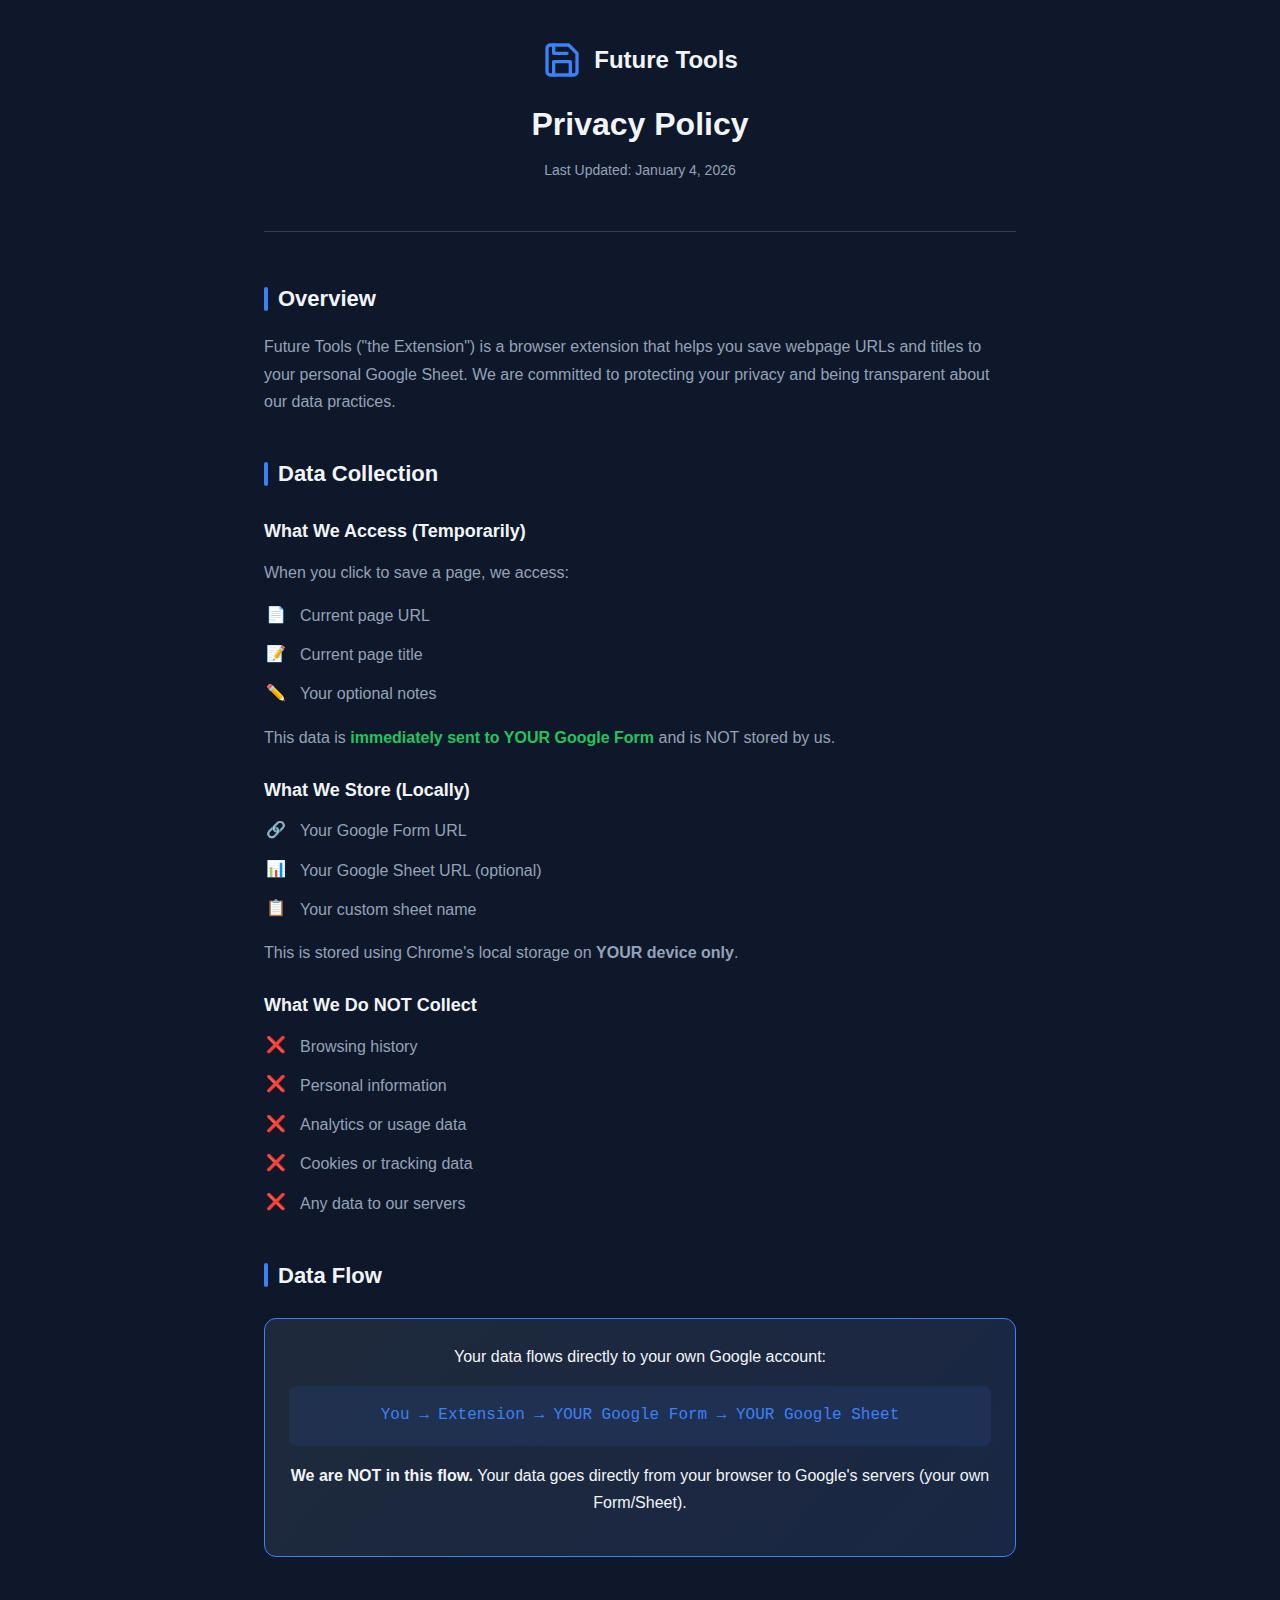
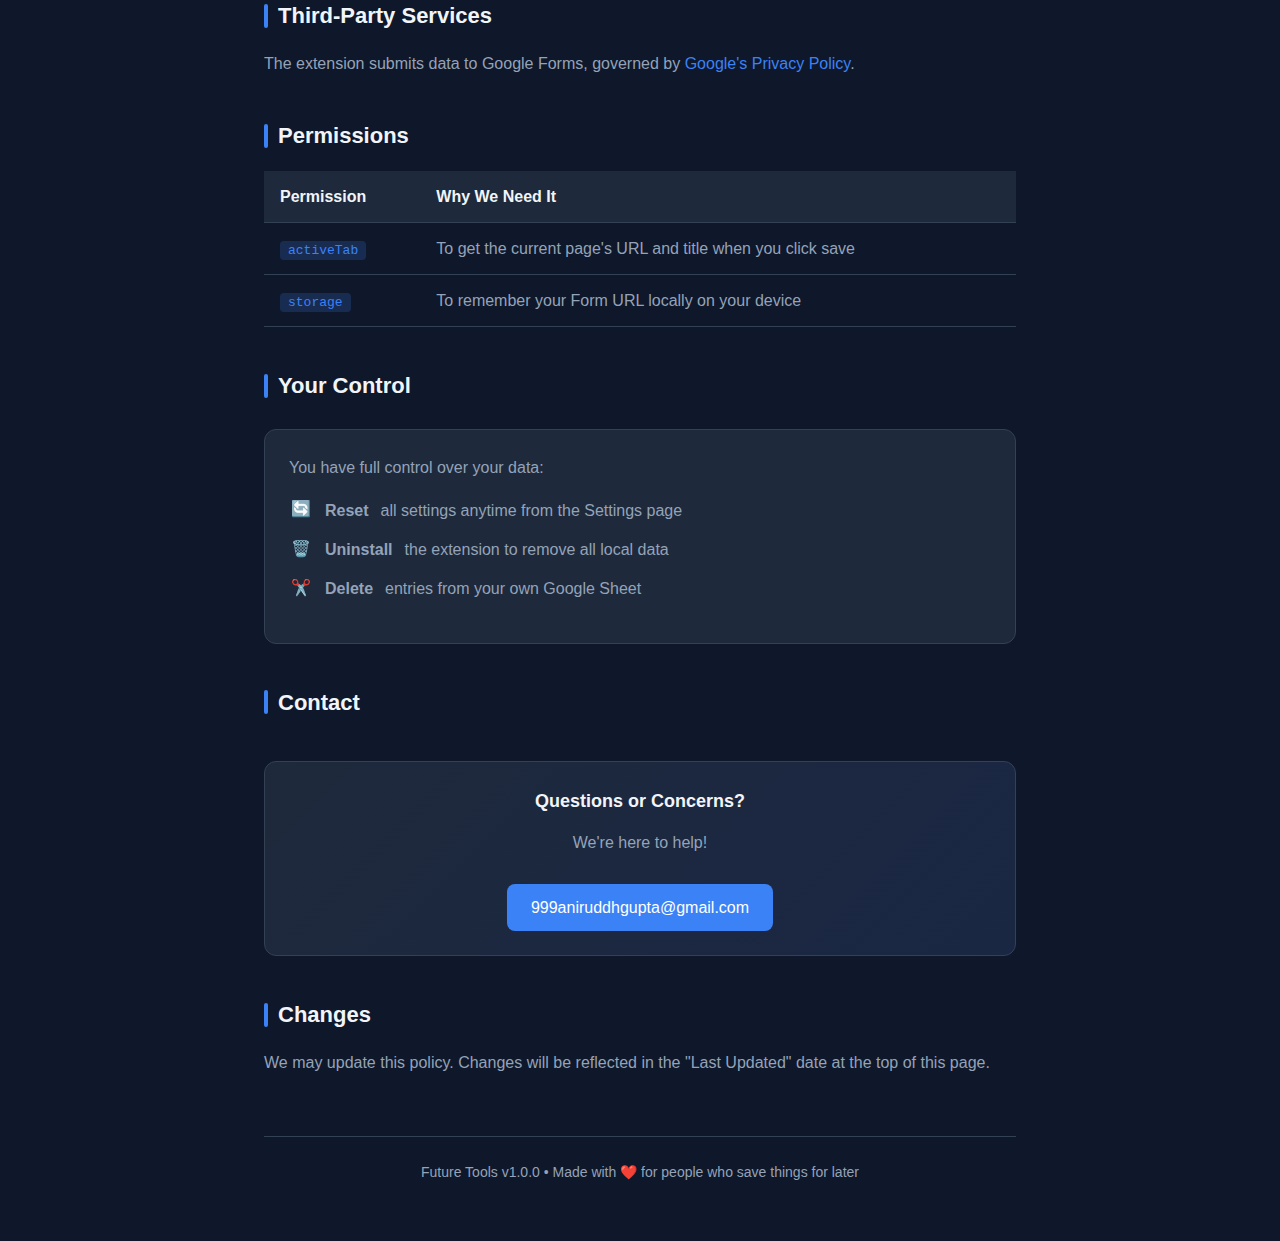
<file: docs/index.html>
<!DOCTYPE html>
<html lang="en">

<head>
    <meta charset="UTF-8">
    <meta http-equiv="refresh" content="0; url=privacy-policy.html">
    <title>Future Tools - Redirecting...</title>
</head>

<body>
    <p>Redirecting to <a href="privacy-policy.html">Privacy Policy</a>...</p>
</body>

</html>
</file>
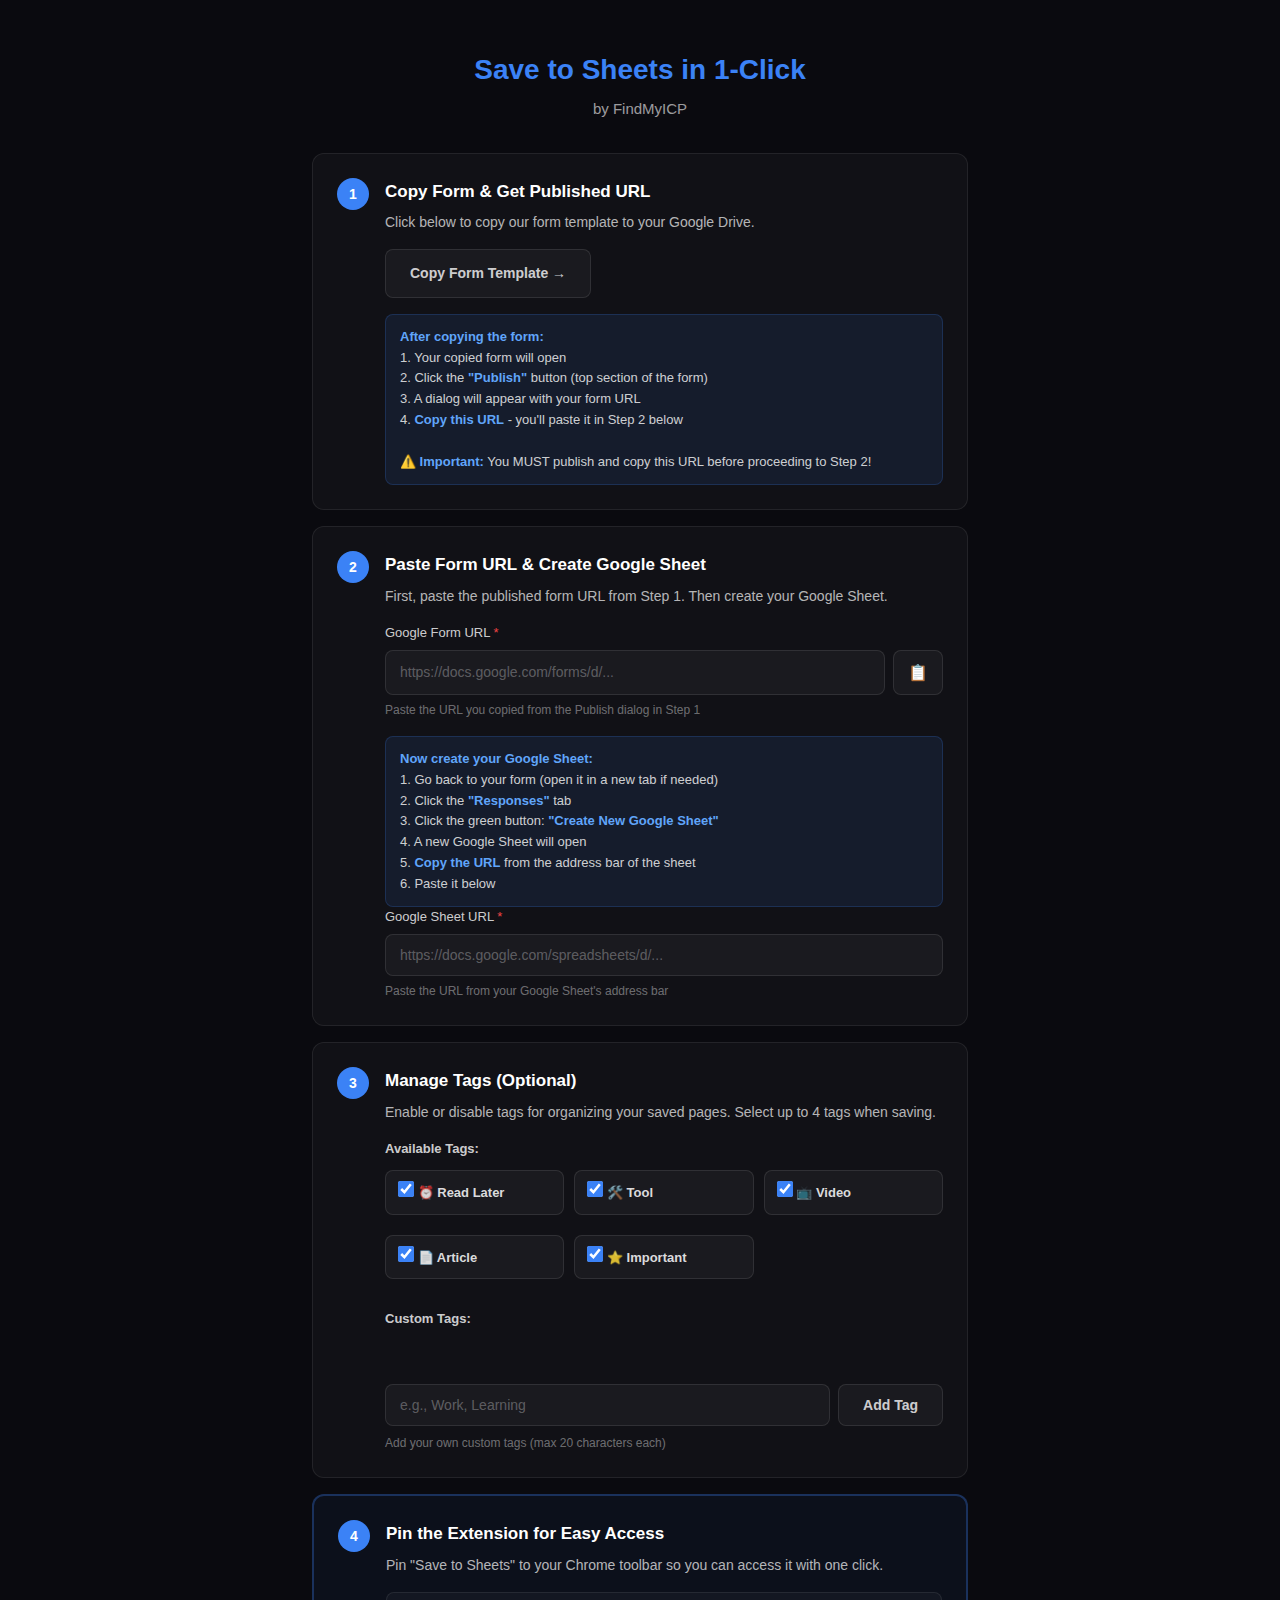
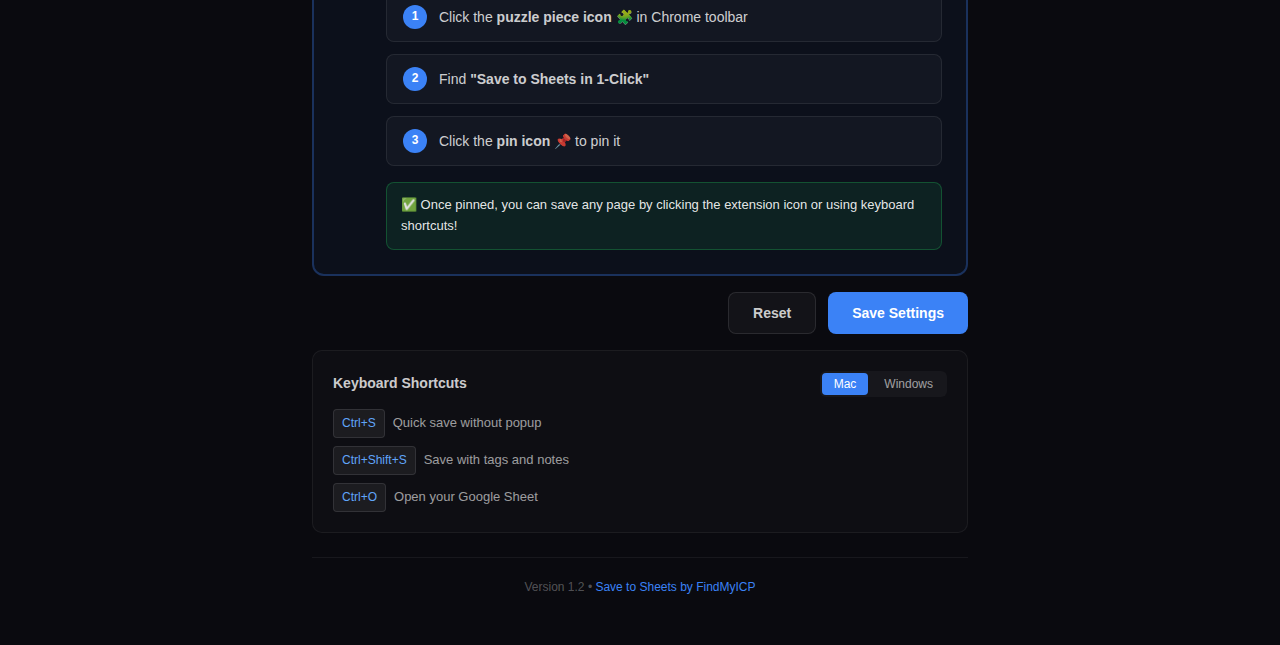
<file: options.html>
<!DOCTYPE html>
<html lang="en">

<head>
    <meta charset="UTF-8">
    <meta name="viewport" content="width=device-width, initial-scale=1.0">
    <title>Save to Sheets - Settings</title>
    <link rel="stylesheet" href="options.css">
</head>

<body>
    <div class="container">
        <!-- Header -->
        <header class="header">
            <h1>Save to Sheets in 1-Click</h1>
            <p class="subtitle">by FindMyICP</p>
        </header>


        <!-- Setup Instructions -->
        <section class="card">
            <div class="step-number">1</div>
            <div class="step-content">
                <h2>Copy Form & Get Published URL</h2>
                <p>Click below to copy our form template to your Google Drive.</p>

                <a href="https://docs.google.com/forms/d/1jO3K8LPuZq3J8C4mGUrV_sesX8_x8rwr--Ke7LDFKTQ/copy"
                    target="_blank" class="btn btn-secondary">
                    Copy Form Template →
                </a>

                <div class="note">
                    <strong>After copying the form:</strong><br>
                    1. Your copied form will open<br>
                    2. Click the <strong>"Publish"</strong> button (top section of the form)<br>
                    3. A dialog will appear with your form URL<br>
                    4. <strong>Copy this URL</strong> - you'll paste it in Step 2 below<br>
                    <br>
                    <strong>⚠️ Important:</strong> You MUST publish and copy this URL before proceeding to Step 2!
                </div>
            </div>
        </section>

        <!-- Manual Setup - Step 2 -->
        <section class="card">
            <div class="step-number">2</div>
            <div class="step-content">
                <h2>Paste Form URL & Create Google Sheet</h2>
                <p>First, paste the published form URL from Step 1. Then create your Google Sheet.</p>

                <div class="input-group">
                    <label>Google Form URL <span class="required">*</span></label>
                    <div class="input-row">
                        <input type="url" id="formUrl" placeholder="https://docs.google.com/forms/d/..." />
                        <button class="btn-paste" id="pasteBtn" title="Paste">📋</button>
                    </div>
                    <span class="hint">Paste the URL you copied from the Publish dialog in Step 1</span>
                </div>

                <div class="note">
                    <strong>Now create your Google Sheet:</strong><br>
                    1. Go back to your form (open it in a new tab if needed)<br>
                    2. Click the <strong>"Responses"</strong> tab<br>
                    3. Click the green button: <strong>"Create New Google Sheet"</strong><br>
                    4. A new Google Sheet will open<br>
                    5. <strong>Copy the URL</strong> from the address bar of the sheet<br>
                    6. Paste it below
                </div>

                <div class="input-group">
                    <label>Google Sheet URL <span class="required">*</span></label>
                    <input type="url" id="sheetUrl" placeholder="https://docs.google.com/spreadsheets/d/..." />
                    <span class="hint">Paste the URL from your Google Sheet's address bar</span>
                </div>
            </div>
        </section>

        <!-- Manage Tags Section -->
        <section class="card">
            <div class="step-number">3</div>
            <div class="step-content">
                <h2>Manage Tags (Optional)</h2>
                <p>Enable or disable tags for organizing your saved pages. Select up to 4 tags when saving.</p>

                <div class="tags-section">
                    <label><strong>Available Tags:</strong></label>
                    <div class="tags-list" id="tagsList">
                        <label class="tag-item">
                            <input type="checkbox" value="Read Later" checked>
                            <span>⏰ Read Later</span>
                        </label>
                        <label class="tag-item">
                            <input type="checkbox" value="Tool" checked>
                            <span>🛠️ Tool</span>
                        </label>
                        <label class="tag-item">
                            <input type="checkbox" value="Video" checked>
                            <span>📺 Video</span>
                        </label>
                        <label class="tag-item">
                            <input type="checkbox" value="Article" checked>
                            <span>📄 Article</span>
                        </label>
                        <label class="tag-item">
                            <input type="checkbox" value="Important" checked>
                            <span>⭐ Important</span>
                        </label>
                    </div>

                    <div class="custom-tags" id="customTagsArea">
                        <label><strong>Custom Tags:</strong></label>
                        <div id="customTagsList"></div>
                        <div class="add-tag-form">
                            <input type="text" id="newTagInput" placeholder="e.g., Work, Learning" maxlength="20">
                            <button type="button" class="btn btn-secondary" id="addTagBtn">Add Tag</button>
                        </div>
                        <span class="hint">Add your own custom tags (max 20 characters each)</span>
                    </div>
                </div>
            </div>
        </section>

        <!-- Step 4: Pin Extension -->
        <section class="card pin-step">
            <div class="step-number">4</div>
            <div class="step-content">
                <h2>Pin the Extension for Easy Access</h2>
                <p>Pin "Save to Sheets" to your Chrome toolbar so you can access it with one click.</p>

                <div class="pin-instructions">
                    <div class="pin-step-item">
                        <span class="pin-step-num">1</span>
                        <span>Click the <strong>puzzle piece icon</strong> 🧩 in Chrome toolbar</span>
                    </div>
                    <div class="pin-step-item">
                        <span class="pin-step-num">2</span>
                        <span>Find <strong>"Save to Sheets in 1-Click"</strong></span>
                    </div>
                    <div class="pin-step-item">
                        <span class="pin-step-num">3</span>
                        <span>Click the <strong>pin icon</strong> 📌 to pin it</span>
                    </div>
                </div>

                <div class="note success-note">
                    ✅ Once pinned, you can save any page by clicking the extension icon or using keyboard shortcuts!
                </div>
            </div>
        </section>

        <div class="actions">
            <button class="btn btn-secondary" id="resetBtn">Reset</button>
            <button class="btn btn-primary" id="saveBtn">Save Settings</button>
        </div>

        <!-- Status -->
        <div class="status hidden" id="statusMessage">
            <span id="statusText"></span>
        </div>

        <!-- Shortcuts Info -->
        <section class="info">
            <div style="display: flex; justify-content: space-between; align-items: center; margin-bottom: 12px;">
                <h3 style="margin: 0;">Keyboard Shortcuts</h3>
                <div class="os-toggle">
                    <button class="os-btn active" data-os="mac">Mac</button>
                    <button class="os-btn" data-os="windows">Windows</button>
                </div>
            </div>
            <div class="shortcuts">
                <div class="shortcut mac-shortcut">
                    <kbd>Ctrl+S</kbd>
                    <span>Quick save without popup</span>
                </div>
                <div class="shortcut windows-shortcut" style="display: none;">
                    <kbd>Alt+S</kbd>
                    <span>Quick save without popup</span>
                </div>
                <div class="shortcut mac-shortcut">
                    <kbd>Ctrl+Shift+S</kbd>
                    <span>Save with tags and notes</span>
                </div>
                <div class="shortcut windows-shortcut" style="display: none;">
                    <kbd>Alt+Shift+S</kbd>
                    <span>Save with tags and notes</span>
                </div>
                <div class="shortcut mac-shortcut">
                    <kbd>Ctrl+O</kbd>
                    <span>Open your Google Sheet</span>
                </div>
                <div class="shortcut windows-shortcut" style="display: none;">
                    <kbd>Alt+O</kbd>
                    <span>Open your Google Sheet</span>
                </div>
            </div>
        </section>

        <!-- Footer -->
        <footer class="footer">
            <p>Version 1.2 • <a href="https://www.findmyicp.com/sheets" target="_blank">Save to Sheets by FindMyICP</a>
            </p>
        </footer>
    </div>

    <script src="options.js"></script>
</body>

</html>
</file>
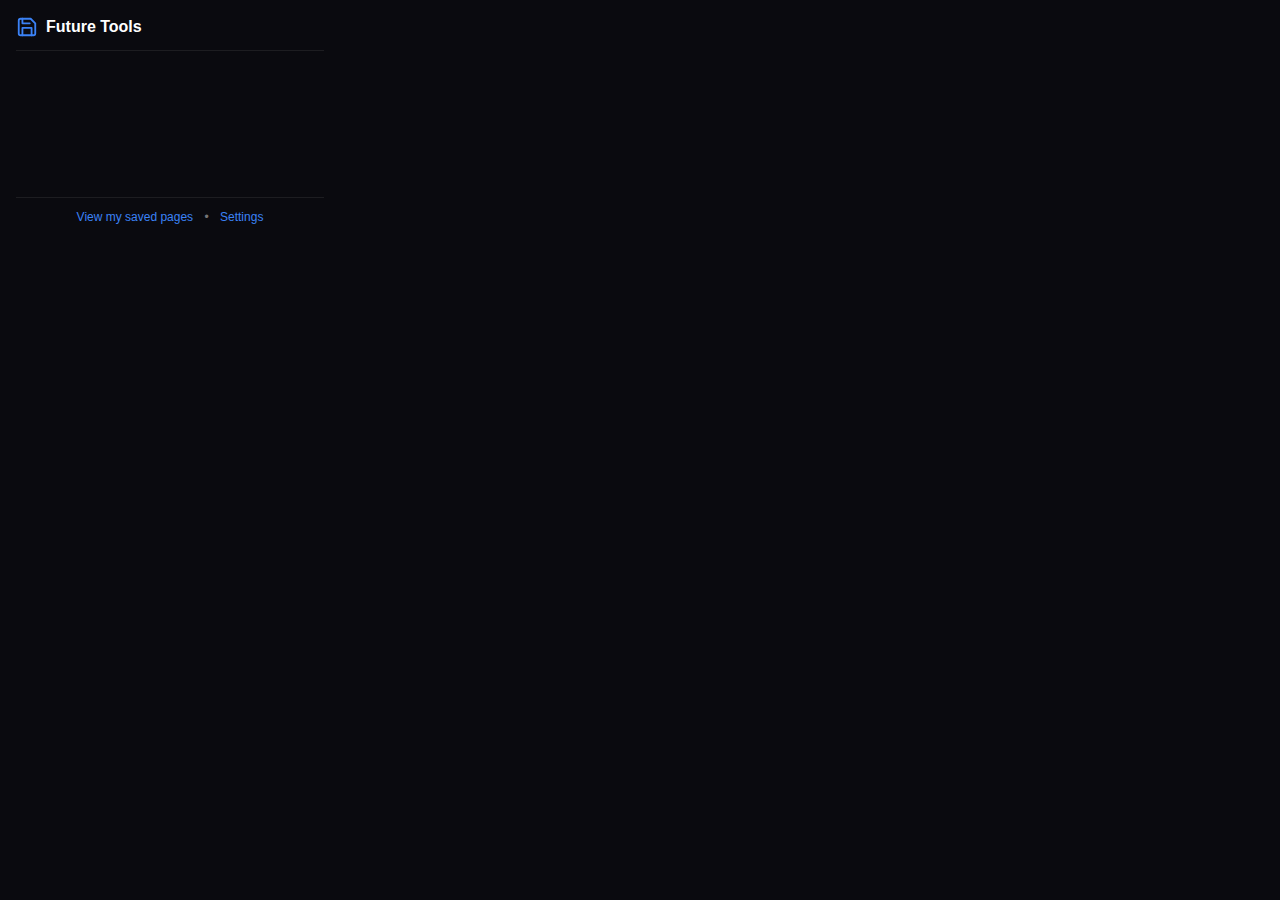
<file: popup.html>
<!DOCTYPE html>
<html lang="en">

<head>
  <meta charset="UTF-8">
  <meta name="viewport" content="width=device-width, initial-scale=1.0">
  <title>Use Later</title>
  <link rel="stylesheet" href="popup.css">
</head>

<body>
  <div class="container">
    <!-- Header -->
    <header class="header">
      <div class="logo">
        <svg width="22" height="22" viewBox="0 0 24 24" fill="none" xmlns="http://www.w3.org/2000/svg">
          <path d="M19 21H5C3.89543 21 3 20.1046 3 19V5C3 3.89543 3.89543 3 5 3H16L21 8V19C21 20.1046 20.1046 21 19 21Z"
            stroke="#3B82F6" stroke-width="2" stroke-linecap="round" stroke-linejoin="round" />
          <path d="M17 21V13H7V21" stroke="#3B82F6" stroke-width="2" stroke-linecap="round" stroke-linejoin="round" />
          <path d="M7 3V8H15" stroke="#3B82F6" stroke-width="2" stroke-linecap="round" stroke-linejoin="round" />
        </svg>
        <span class="logo-text">Future Tools</span>
      </div>
    </header>

    <!-- Setup View -->
    <div id="setupView" class="view hidden">
      <div class="setup-content">
        <div class="setup-icon">📋</div>
        <h2>Get Started</h2>
        <p>Connect your Google Sheet to save pages.</p>
        <button class="btn btn-primary" id="setupBtn">Set Up (2 min)</button>
      </div>
    </div>

    <!-- Main View -->
    <div id="mainView" class="view hidden">
      <!-- Page Info -->
      <div class="page-card">
        <div class="page-favicon" id="pageFavicon">🌐</div>
        <div class="page-info">
          <div class="page-title" id="pageTitle">Loading...</div>
          <div class="page-url" id="pageUrl">Loading...</div>
        </div>
      </div>

      <!-- Notes -->
      <div class="notes-section">
        <textarea id="notesInput" class="notes-input" placeholder="Add a note (optional)..." rows="2"></textarea>
      </div>

      <!-- Save Button -->
      <button class="btn btn-save" id="saveBtn">
        <span class="save-text">Save for Later</span>
        <div class="spinner hidden"></div>
      </button>

      <!-- Shortcut Hint -->
      <div class="shortcut-hint">
        <span>Quick save: <kbd>Ctrl+S</kbd> (Mac) or <kbd>Alt+S</kbd> (Windows)</span>
      </div>
    </div>

    <!-- Success View -->
    <div id="successView" class="view hidden">
      <div class="success-content">
        <div class="success-icon">✅</div>
        <h2>Saved!</h2>
        <p>Page added to your sheet.</p>
        <div class="success-actions">
          <button class="btn btn-secondary" id="saveAnotherBtn">Save Another</button>
          <button class="btn btn-text" id="viewSheetBtn">View Sheet →</button>
        </div>
      </div>
    </div>

    <!-- Error View -->
    <div id="errorView" class="view hidden">
      <div class="error-content">
        <div class="error-icon">⚠️</div>
        <h2>Couldn't Save</h2>
        <p id="errorMessage">Make sure your form is published and accepting responses.</p>
        <div class="error-actions">
          <button class="btn btn-secondary" id="retryBtn">Try Again</button>
          <button class="btn btn-text" id="openSettingsBtn">Settings</button>
        </div>
      </div>
    </div>

    <!-- Footer -->
    <footer class="footer" id="footerSection">
      <a href="#" id="viewSheetLink">View my saved pages</a>
      <span class="divider">•</span>
      <a href="#" id="settingsLink">Settings</a>
    </footer>
  </div>

  <script src="popup.js"></script>
</body>

</html>
</file>
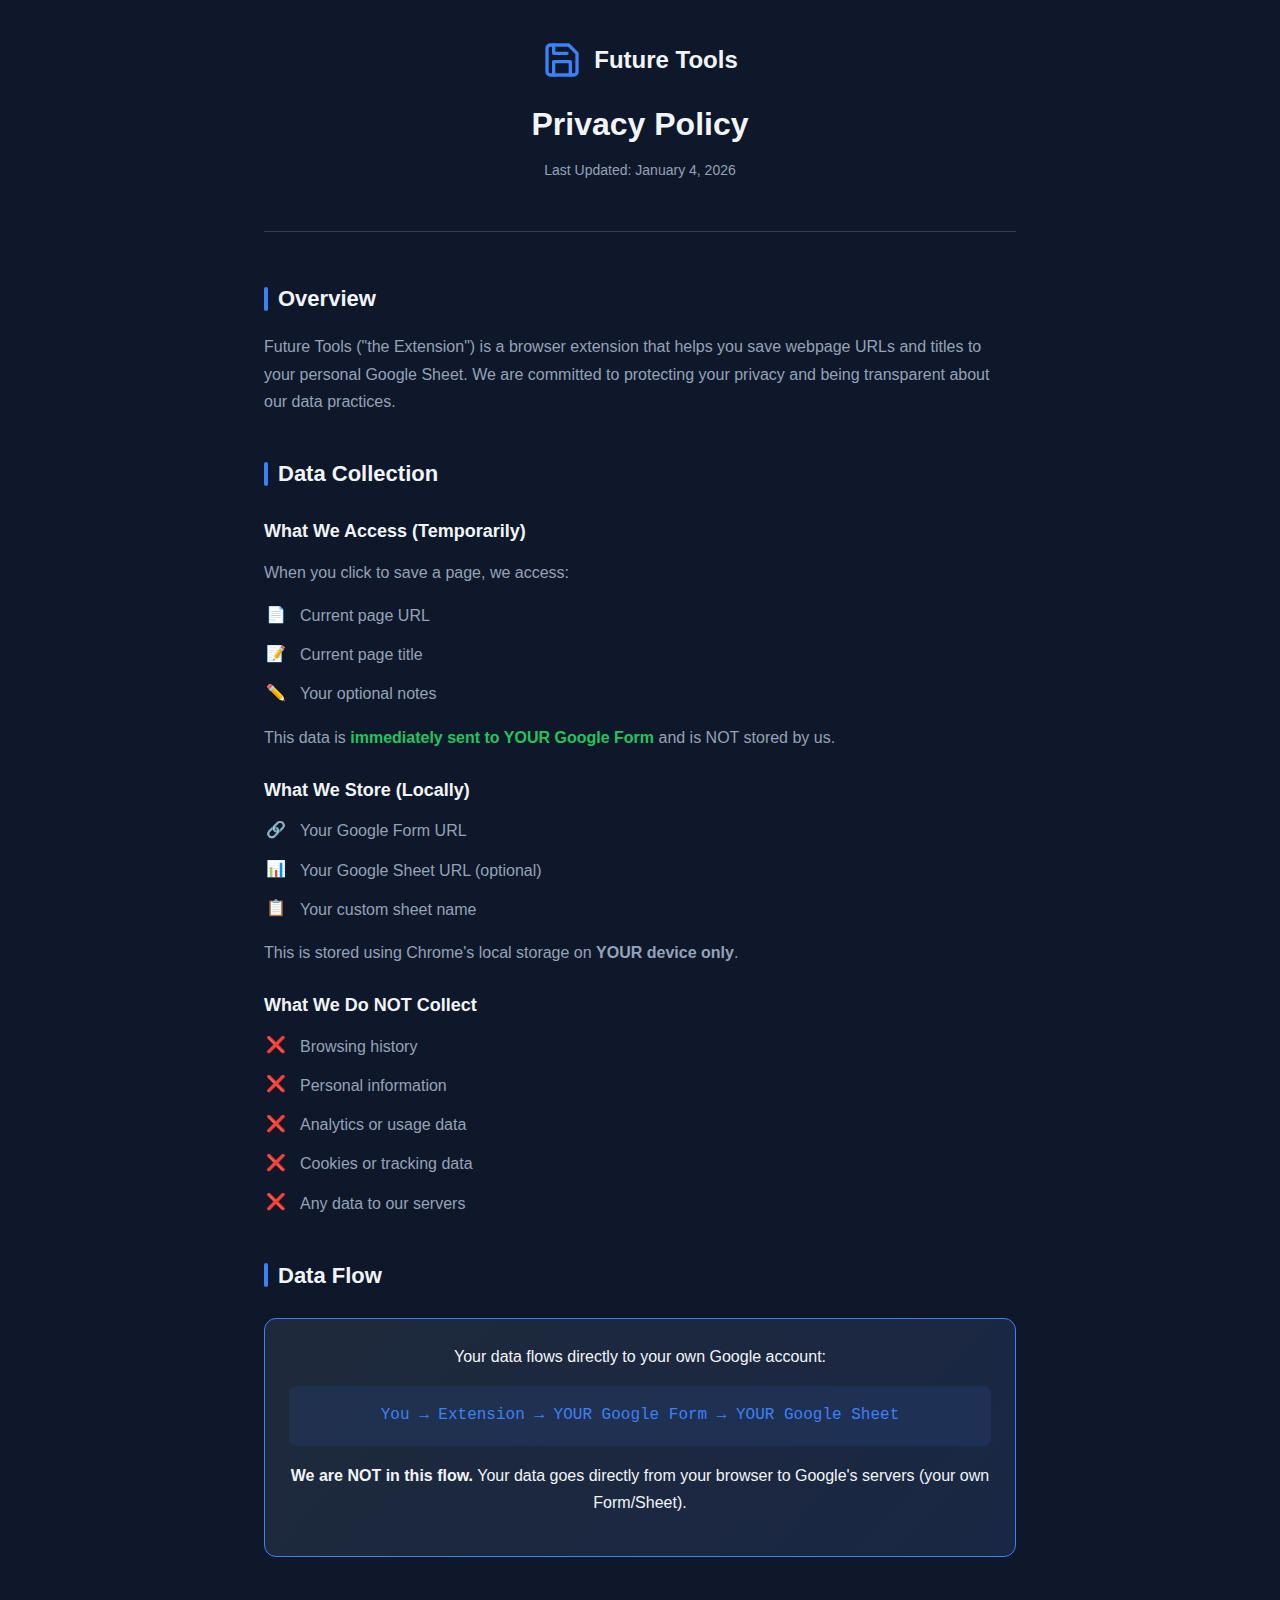
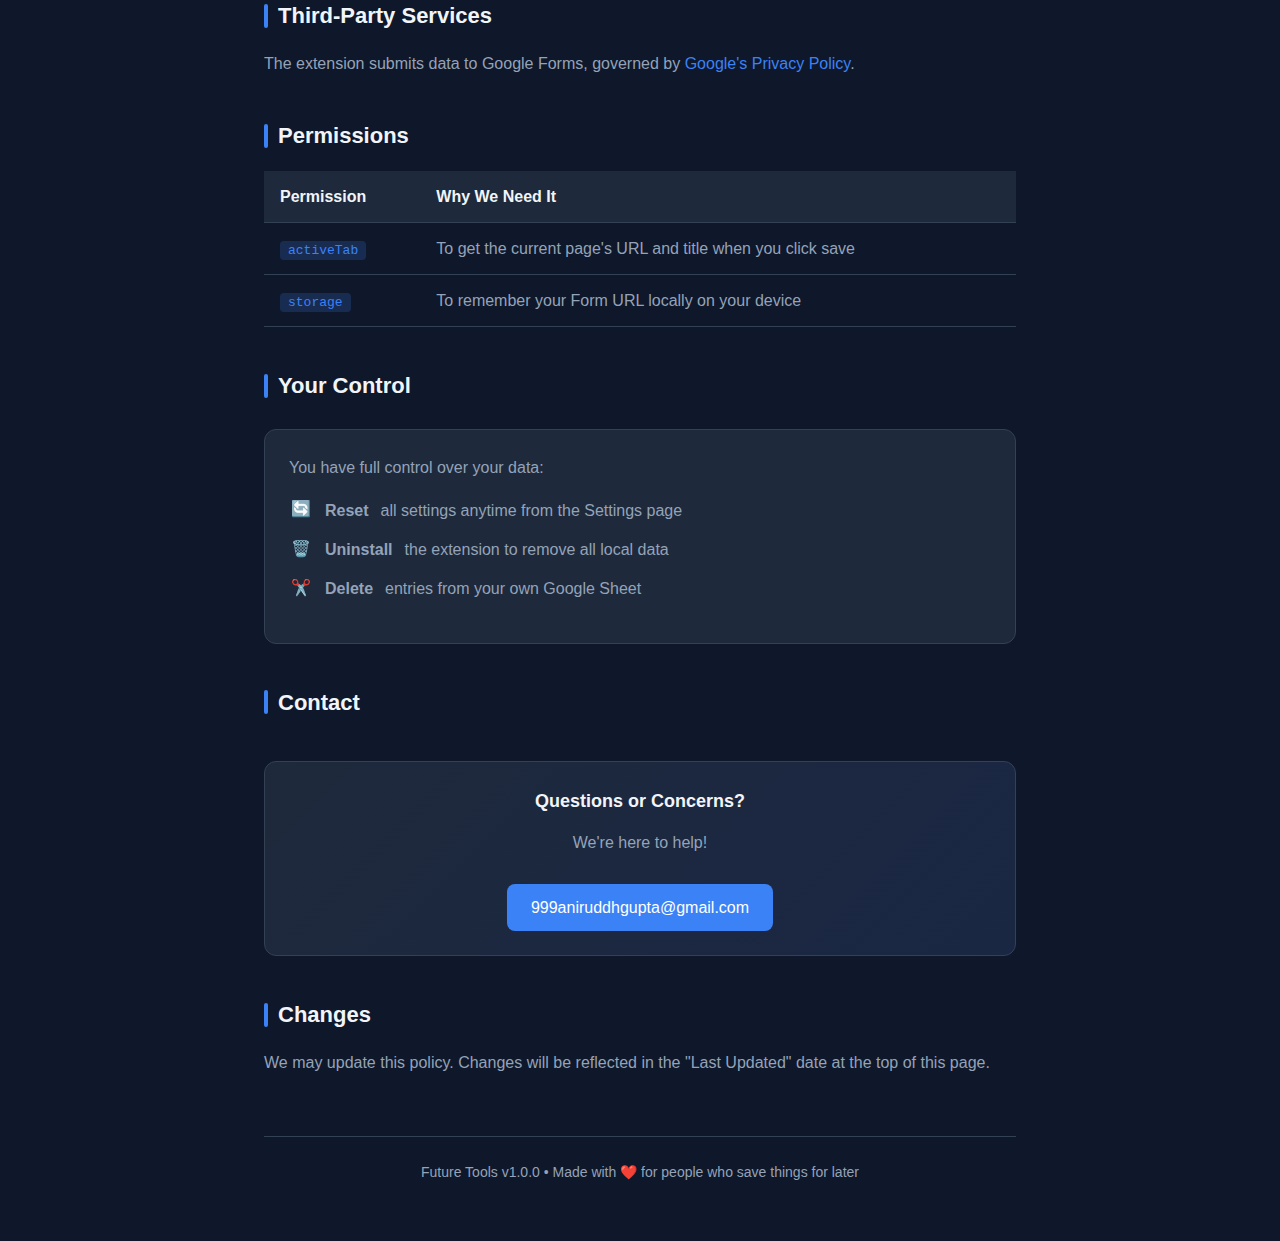
<file: docs/privacy-policy.html>
<!DOCTYPE html>
<html lang="en">

<head>
    <meta charset="UTF-8">
    <meta name="viewport" content="width=device-width, initial-scale=1.0">
    <title>Privacy Policy - Future Tools</title>
    <meta name="description"
        content="Privacy Policy for Future Tools Chrome Extension - Save webpages to Google Sheets">
    <style>
        :root {
            --bg-primary: #0f172a;
            --bg-secondary: #1e293b;
            --text-primary: #f1f5f9;
            --text-secondary: #94a3b8;
            --accent: #3b82f6;
            --accent-hover: #2563eb;
            --border: #334155;
            --success: #22c55e;
            --warning: #f59e0b;
        }

        * {
            margin: 0;
            padding: 0;
            box-sizing: border-box;
        }

        body {
            font-family: -apple-system, BlinkMacSystemFont, 'Segoe UI', Roboto, 'Helvetica Neue', Arial, sans-serif;
            background: var(--bg-primary);
            color: var(--text-primary);
            line-height: 1.7;
            min-height: 100vh;
        }

        .container {
            max-width: 800px;
            margin: 0 auto;
            padding: 40px 24px;
        }

        header {
            text-align: center;
            margin-bottom: 48px;
            padding-bottom: 32px;
            border-bottom: 1px solid var(--border);
        }

        .logo {
            display: inline-flex;
            align-items: center;
            gap: 12px;
            margin-bottom: 16px;
        }

        .logo svg {
            width: 40px;
            height: 40px;
        }

        .logo-text {
            font-size: 24px;
            font-weight: 700;
            color: var(--text-primary);
        }

        h1 {
            font-size: 32px;
            font-weight: 700;
            margin-bottom: 8px;
            color: var(--text-primary);
        }

        .last-updated {
            color: var(--text-secondary);
            font-size: 14px;
        }

        h2 {
            font-size: 22px;
            font-weight: 600;
            margin-top: 40px;
            margin-bottom: 16px;
            color: var(--text-primary);
            display: flex;
            align-items: center;
            gap: 10px;
        }

        h2::before {
            content: '';
            width: 4px;
            height: 24px;
            background: var(--accent);
            border-radius: 2px;
        }

        h3 {
            font-size: 18px;
            font-weight: 600;
            margin-top: 24px;
            margin-bottom: 12px;
            color: var(--text-primary);
        }

        p {
            margin-bottom: 16px;
            color: var(--text-secondary);
        }

        ul {
            margin-bottom: 16px;
            padding-left: 24px;
        }

        li {
            margin-bottom: 8px;
            color: var(--text-secondary);
        }

        .card {
            background: var(--bg-secondary);
            border: 1px solid var(--border);
            border-radius: 12px;
            padding: 24px;
            margin: 24px 0;
        }

        .data-flow {
            background: linear-gradient(135deg, var(--bg-secondary), #1a2744);
            border: 1px solid var(--accent);
            border-radius: 12px;
            padding: 24px;
            text-align: center;
            margin: 24px 0;
        }

        .data-flow-diagram {
            font-family: 'SF Mono', Monaco, 'Courier New', monospace;
            font-size: 16px;
            color: var(--accent);
            margin: 16px 0;
            padding: 16px;
            background: rgba(59, 130, 246, 0.1);
            border-radius: 8px;
        }

        .data-flow p {
            color: var(--text-primary);
            font-weight: 500;
        }

        .check-list {
            list-style: none;
            padding-left: 0;
        }

        .check-list li {
            display: flex;
            align-items: flex-start;
            gap: 12px;
            margin-bottom: 12px;
        }

        .check-list .icon {
            flex-shrink: 0;
            width: 24px;
            height: 24px;
            display: flex;
            align-items: center;
            justify-content: center;
            font-size: 16px;
        }

        .permissions-table {
            width: 100%;
            border-collapse: collapse;
            margin: 16px 0;
        }

        .permissions-table th,
        .permissions-table td {
            padding: 12px 16px;
            text-align: left;
            border-bottom: 1px solid var(--border);
        }

        .permissions-table th {
            background: var(--bg-secondary);
            color: var(--text-primary);
            font-weight: 600;
        }

        .permissions-table td {
            color: var(--text-secondary);
        }

        .permissions-table code {
            background: rgba(59, 130, 246, 0.2);
            color: var(--accent);
            padding: 2px 8px;
            border-radius: 4px;
            font-family: 'SF Mono', Monaco, 'Courier New', monospace;
            font-size: 13px;
        }

        a {
            color: var(--accent);
            text-decoration: none;
        }

        a:hover {
            text-decoration: underline;
        }

        .contact-card {
            background: linear-gradient(135deg, var(--bg-secondary), #1a2744);
            border: 1px solid var(--border);
            border-radius: 12px;
            padding: 24px;
            text-align: center;
            margin-top: 40px;
        }

        .contact-card h3 {
            margin-top: 0;
        }

        .contact-email {
            display: inline-block;
            background: var(--accent);
            color: white;
            padding: 10px 24px;
            border-radius: 8px;
            font-weight: 500;
            margin-top: 12px;
            transition: background 0.2s;
        }

        .contact-email:hover {
            background: var(--accent-hover);
            text-decoration: none;
        }

        footer {
            text-align: center;
            margin-top: 60px;
            padding-top: 24px;
            border-top: 1px solid var(--border);
            color: var(--text-secondary);
            font-size: 14px;
        }

        .highlight {
            color: var(--success);
            font-weight: 600;
        }

        @media (max-width: 600px) {
            .container {
                padding: 24px 16px;
            }

            h1 {
                font-size: 26px;
            }

            h2 {
                font-size: 20px;
            }

            .permissions-table th,
            .permissions-table td {
                padding: 10px 12px;
                font-size: 14px;
            }
        }
    </style>
</head>

<body>
    <div class="container">
        <header>
            <div class="logo">
                <svg viewBox="0 0 24 24" fill="none" xmlns="http://www.w3.org/2000/svg">
                    <path
                        d="M19 21H5C3.89543 21 3 20.1046 3 19V5C3 3.89543 3.89543 3 5 3H16L21 8V19C21 20.1046 20.1046 21 19 21Z"
                        stroke="#3B82F6" stroke-width="2" stroke-linecap="round" stroke-linejoin="round" />
                    <path d="M17 21V13H7V21" stroke="#3B82F6" stroke-width="2" stroke-linecap="round"
                        stroke-linejoin="round" />
                    <path d="M7 3V8H15" stroke="#3B82F6" stroke-width="2" stroke-linecap="round"
                        stroke-linejoin="round" />
                </svg>
                <span class="logo-text">Future Tools</span>
            </div>
            <h1>Privacy Policy</h1>
            <p class="last-updated">Last Updated: January 4, 2026</p>
        </header>

        <main>
            <h2>Overview</h2>
            <p>Future Tools ("the Extension") is a browser extension that helps you save webpage URLs and titles to your
                personal Google Sheet. We are committed to protecting your privacy and being transparent about our data
                practices.</p>

            <h2>Data Collection</h2>

            <h3>What We Access (Temporarily)</h3>
            <p>When you click to save a page, we access:</p>
            <ul class="check-list">
                <li><span class="icon">📄</span> Current page URL</li>
                <li><span class="icon">📝</span> Current page title</li>
                <li><span class="icon">✏️</span> Your optional notes</li>
            </ul>
            <p>This data is <span class="highlight">immediately sent to YOUR Google Form</span> and is NOT stored by us.
            </p>

            <h3>What We Store (Locally)</h3>
            <ul class="check-list">
                <li><span class="icon">🔗</span> Your Google Form URL</li>
                <li><span class="icon">📊</span> Your Google Sheet URL (optional)</li>
                <li><span class="icon">📋</span> Your custom sheet name</li>
            </ul>
            <p>This is stored using Chrome's local storage on <strong>YOUR device only</strong>.</p>

            <h3>What We Do NOT Collect</h3>
            <ul class="check-list">
                <li><span class="icon">❌</span> Browsing history</li>
                <li><span class="icon">❌</span> Personal information</li>
                <li><span class="icon">❌</span> Analytics or usage data</li>
                <li><span class="icon">❌</span> Cookies or tracking data</li>
                <li><span class="icon">❌</span> Any data to our servers</li>
            </ul>

            <h2>Data Flow</h2>
            <div class="data-flow">
                <p>Your data flows directly to your own Google account:</p>
                <div class="data-flow-diagram">
                    You → Extension → YOUR Google Form → YOUR Google Sheet
                </div>
                <p><strong>We are NOT in this flow.</strong> Your data goes directly from your browser to Google's
                    servers (your own Form/Sheet).</p>
            </div>

            <h2>Third-Party Services</h2>
            <p>The extension submits data to Google Forms, governed by <a href="https://policies.google.com/privacy"
                    target="_blank" rel="noopener">Google's Privacy Policy</a>.</p>

            <h2>Permissions</h2>
            <table class="permissions-table">
                <thead>
                    <tr>
                        <th>Permission</th>
                        <th>Why We Need It</th>
                    </tr>
                </thead>
                <tbody>
                    <tr>
                        <td><code>activeTab</code></td>
                        <td>To get the current page's URL and title when you click save</td>
                    </tr>
                    <tr>
                        <td><code>storage</code></td>
                        <td>To remember your Form URL locally on your device</td>
                    </tr>
                </tbody>
            </table>

            <h2>Your Control</h2>
            <div class="card">
                <p>You have full control over your data:</p>
                <ul class="check-list">
                    <li><span class="icon">🔄</span> <strong>Reset</strong> all settings anytime from the Settings page
                    </li>
                    <li><span class="icon">🗑️</span> <strong>Uninstall</strong> the extension to remove all local data
                    </li>
                    <li><span class="icon">✂️</span> <strong>Delete</strong> entries from your own Google Sheet</li>
                </ul>
            </div>

            <h2>Contact</h2>
            <div class="contact-card">
                <h3>Questions or Concerns?</h3>
                <p>We're here to help!</p>
                <a href="mailto:999aniruddhgupta@gmail.com" class="contact-email">999aniruddhgupta@gmail.com</a>
            </div>

            <h2>Changes</h2>
            <p>We may update this policy. Changes will be reflected in the "Last Updated" date at the top of this page.
            </p>
        </main>

        <footer>
            <p>Future Tools v1.0.0 &bull; Made with ❤️ for people who save things for later</p>
        </footer>
    </div>
</body>

</html>
</file>
<file: options.css>
/* Clean, readable options page */
* {
    margin: 0;
    padding: 0;
    box-sizing: border-box;
}

body {
    font-family: -apple-system, BlinkMacSystemFont, 'Segoe UI', Roboto, sans-serif;
    background: #0A0A0F;
    color: #FFFFFF;
    line-height: 1.6;
    min-height: 100vh;
}

.container {
    max-width: 720px;
    margin: 0 auto;
    padding: 40px 24px;
}

/* Minimum width for desktop optimized experience */
@media (min-width: 768px) {
    .container {
        padding: 48px 32px;
    }
}

/* Header */
.header {
    text-align: center;
    margin-bottom: 32px;
}

.header h1 {
    font-size: 28px;
    font-weight: 700;
    color: #3B82F6;
    margin-bottom: 4px;
}

.subtitle {
    font-size: 15px;
    color: rgba(255, 255, 255, 0.6);
}

/* Cards */
.card {
    display: flex;
    gap: 16px;
    background: rgba(255, 255, 255, 0.03);
    border: 1px solid rgba(255, 255, 255, 0.08);
    border-radius: 12px;
    padding: 24px;
    margin-bottom: 16px;
}

.card.highlight {
    background: rgba(59, 130, 246, 0.05);
    border-color: rgba(59, 130, 246, 0.3);
}

.divider-text {
    text-align: center;
    margin: 24px 0;
    position: relative;
}

.divider-text::before {
    content: '';
    position: absolute;
    left: 0;
    right: 0;
    top: 50%;
    height: 1px;
    background: rgba(255, 255, 255, 0.1);
}

.divider-text span {
    background: #0A0A0F;
    padding: 0 16px;
    position: relative;
    color: rgba(255, 255, 255, 0.4);
    font-size: 13px;
}

.footer a {
    color: #3B82F6;
    text-decoration: none;
}

.footer a:hover {
    text-decoration: underline;
}

.step-number {
    width: 32px;
    height: 32px;
    background: #3B82F6;
    color: white;
    border-radius: 50%;
    display: flex;
    align-items: center;
    justify-content: center;
    font-weight: 700;
    font-size: 14px;
    flex-shrink: 0;
}

.step-content {
    flex: 1;
}

.step-content h2 {
    font-size: 17px;
    font-weight: 600;
    margin-bottom: 6px;
}

.step-content p {
    font-size: 14px;
    color: rgba(255, 255, 255, 0.7);
    margin-bottom: 16px;
}

.note {
    background: rgba(59, 130, 246, 0.1);
    border: 1px solid rgba(59, 130, 246, 0.2);
    border-radius: 8px;
    padding: 12px 14px;
    font-size: 13px;
    color: rgba(255, 255, 255, 0.8);
    margin-top: 16px;
}

.note strong {
    color: #60A5FA;
}

/* Warning */
.warning {
    background: rgba(245, 158, 11, 0.1);
    border: 1px solid rgba(245, 158, 11, 0.25);
    border-radius: 10px;
    padding: 14px 18px;
    font-size: 13px;
    color: rgba(255, 255, 255, 0.85);
    margin-bottom: 20px;
}

.warning strong {
    color: #F59E0B;
}

/* Inputs */
.input-group {
    margin-bottom: 16px;
}

.input-group:last-child {
    margin-bottom: 0;
}

.input-group label {
    display: block;
    font-size: 13px;
    font-weight: 500;
    color: rgba(255, 255, 255, 0.8);
    margin-bottom: 6px;
}

.required {
    color: #EF4444;
}

.optional {
    color: rgba(255, 255, 255, 0.4);
    font-weight: 400;
}

.input-row {
    display: flex;
    gap: 8px;
}

.input-row input {
    flex: 1;
}

input[type="url"],
input[type="text"] {
    width: 100%;
    padding: 12px 14px;
    background: rgba(255, 255, 255, 0.04);
    border: 1px solid rgba(255, 255, 255, 0.1);
    border-radius: 8px;
    color: #FFFFFF;
    font-size: 14px;
    font-family: inherit;
}

input::placeholder {
    color: rgba(255, 255, 255, 0.3);
}

input:focus {
    outline: none;
    border-color: #3B82F6;
}

.hint {
    display: block;
    font-size: 12px;
    color: rgba(255, 255, 255, 0.4);
    margin-top: 6px;
}

.btn-paste {
    padding: 12px 14px;
    background: rgba(255, 255, 255, 0.04);
    border: 1px solid rgba(255, 255, 255, 0.1);
    border-radius: 8px;
    font-size: 16px;
    cursor: pointer;
    transition: all 0.15s;
}

.btn-paste:hover {
    background: rgba(255, 255, 255, 0.08);
    border-color: #3B82F6;
}

/* Buttons */
.btn {
    display: inline-flex;
    align-items: center;
    justify-content: center;
    padding: 12px 24px;
    font-size: 14px;
    font-weight: 600;
    font-family: inherit;
    border: none;
    border-radius: 8px;
    cursor: pointer;
    text-decoration: none;
    transition: all 0.15s;
}

.btn-primary {
    background: #3B82F6;
    color: white;
}

.btn-primary:hover {
    background: #60A5FA;
}

.btn-secondary {
    background: rgba(255, 255, 255, 0.04);
    color: rgba(255, 255, 255, 0.8);
    border: 1px solid rgba(255, 255, 255, 0.1);
}

.btn-secondary:hover {
    background: rgba(255, 255, 255, 0.08);
}

/* Actions */
.actions {
    display: flex;
    gap: 12px;
    justify-content: flex-end;
    margin-bottom: 16px;
}

/* Status */
.status {
    padding: 12px 16px;
    border-radius: 8px;
    font-size: 14px;
    text-align: center;
    margin-bottom: 24px;
}

.status.hidden {
    display: none;
}

.status.success {
    background: rgba(34, 197, 94, 0.15);
    color: #22C55E;
    border: 1px solid rgba(34, 197, 94, 0.3);
}

.status.error {
    background: rgba(239, 68, 68, 0.15);
    color: #EF4444;
    border: 1px solid rgba(239, 68, 68, 0.3);
}

/* Info Section */
.info {
    background: rgba(255, 255, 255, 0.02);
    border: 1px solid rgba(255, 255, 255, 0.06);
    border-radius: 10px;
    padding: 20px;
    margin-bottom: 24px;
}

.info h3 {
    font-size: 14px;
    font-weight: 600;
    margin-bottom: 12px;
    color: rgba(255, 255, 255, 0.8);
}

.shortcuts {
    display: flex;
    flex-direction: column;
    gap: 8px;
}

.shortcut {
    display: flex;
    align-items: center;
    gap: 8px;
    font-size: 13px;
    color: rgba(255, 255, 255, 0.6);
}

.shortcut kbd {
    display: inline-block;
    padding: 4px 8px;
    background: rgba(255, 255, 255, 0.06);
    border: 1px solid rgba(255, 255, 255, 0.1);
    border-radius: 4px;
    font-family: inherit;
    font-size: 12px;
    color: #60A5FA;
}

.shortcut .os {
    color: rgba(255, 255, 255, 0.4);
    font-size: 12px;
}

/* Footer */
.footer {
    text-align: center;
    padding-top: 20px;
    border-top: 1px solid rgba(255, 255, 255, 0.06);
    color: rgba(255, 255, 255, 0.3);
    font-size: 12px;
}

/* Tags Section */
.tags-section {
    margin-top: 16px;
}

.tags-section label {
    display: block;
    font-size: 13px;
    font-weight: 600;
    color: rgba(255, 255, 255, 0.8);
    margin-bottom: 10px;
}

.tags-list {
    display: grid;
    grid-template-columns: repeat(auto-fill, minmax(140px, 1fr));
    gap: 10px;
    margin-bottom: 20px;
}

.tag-item {
    display: flex;
    align-items: center;
    gap: 8px;
    padding: 10px 12px;
    background: rgba(255, 255, 255, 0.04);
    border: 1px solid rgba(255, 255, 255, 0.1);
    border-radius: 8px;
    cursor: pointer;
    transition: all 0.15s;
    font-size: 14px;
}

.tag-item:hover {
    background: rgba(255, 255, 255, 0.06);
    border-color: rgba(59, 130, 246, 0.3);
}

.tag-item input[type="checkbox"] {
    width: 16px;
    height: 16px;
    cursor: pointer;
    accent-color: #3B82F6;
}

.tag-item span {
    color: rgba(255, 255, 255, 0.85);
    user-select: none;
}

.custom-tags {
    margin-top: 20px;
}

.custom-tags label {
    margin-bottom: 10px;
}

#customTagsList {
    display: flex;
    flex-wrap: wrap;
    gap: 8px;
    margin-bottom: 12px;
    min-height: 32px;
}

.custom-tag {
    display: inline-flex;
    align-items: center;
    gap: 6px;
    padding: 6px 12px;
    background: rgba(59, 130, 246, 0.15);
    border: 1px solid rgba(59, 130, 246, 0.3);
    border-radius: 6px;
    font-size: 13px;
    color: rgba(255, 255, 255, 0.9);
}

.custom-tag .remove-tag {
    cursor: pointer;
    font-weight: bold;
    color: rgba(255, 255, 255, 0.6);
    transition: color 0.15s;
}

.custom-tag .remove-tag:hover {
    color: #EF4444;
}

.add-tag-form {
    display: flex;
    gap: 8px;
    margin-bottom: 8px;
}

.add-tag-form input {
    flex: 1;
}

.add-tag-form button {
    flex-shrink: 0;
}

/* OS Toggle */
.os-toggle {
    display: flex;
    gap: 4px;
    background: rgba(255, 255, 255, 0.04);
    border-radius: 6px;
    padding: 2px;
}

.os-btn {
    padding: 4px 12px;
    font-size: 12px;
    font-weight: 500;
    font-family: inherit;
    background: transparent;
    color: rgba(255, 255, 255, 0.6);
    border: none;
    border-radius: 4px;
    cursor: pointer;
    transition: all 0.15s;
}

.os-btn:hover {
    color: rgba(255, 255, 255, 0.9);
}

.os-btn.active {
    background: #3B82F6;
    color: white;
}

/* Post-Save Modal */
.post-save-modal {
    position: fixed;
    top: 0;
    left: 0;
    right: 0;
    bottom: 0;
    background: rgba(0, 0, 0, 0.8);
    display: flex;
    align-items: center;
    justify-content: center;
    z-index: 1000;
    animation: fadeIn 0.3s ease;
}

@keyframes fadeIn {
    from {
        opacity: 0;
    }

    to {
        opacity: 1;
    }
}

.post-save-content {
    background: #14141A;
    border: 1px solid rgba(255, 255, 255, 0.1);
    border-radius: 16px;
    padding: 32px;
    max-width: 420px;
    width: 90%;
    text-align: center;
    animation: slideUp 0.3s ease;
}

@keyframes slideUp {
    from {
        transform: translateY(20px);
        opacity: 0;
    }

    to {
        transform: translateY(0);
        opacity: 1;
    }
}

.post-save-content h3 {
    font-size: 24px;
    font-weight: 700;
    color: #fff;
    margin-bottom: 8px;
}

.post-save-content>p {
    color: rgba(255, 255, 255, 0.6);
    margin-bottom: 24px;
}

.instruction-step {
    display: flex;
    align-items: flex-start;
    gap: 16px;
    text-align: left;
    padding: 16px;
    background: rgba(255, 255, 255, 0.03);
    border: 1px solid rgba(255, 255, 255, 0.08);
    border-radius: 12px;
    margin-bottom: 12px;
}

.step-badge {
    width: 28px;
    height: 28px;
    background: #3B82F6;
    color: white;
    border-radius: 50%;
    display: flex;
    align-items: center;
    justify-content: center;
    font-weight: 700;
    font-size: 14px;
    flex-shrink: 0;
}

.step-text {
    flex: 1;
    font-size: 14px;
    color: rgba(255, 255, 255, 0.8);
    line-height: 1.5;
}

.step-text strong {
    color: #fff;
}

.step-text kbd {
    display: inline-block;
    padding: 4px 8px;
    background: rgba(59, 130, 246, 0.15);
    border: 1px solid rgba(59, 130, 246, 0.3);
    border-radius: 4px;
    font-family: inherit;
    font-size: 13px;
    color: #60A5FA;
    margin-top: 4px;
}

.dismiss-btn {
    margin-top: 20px;
    width: 100%;
}

/* Pin Extension Step */
.pin-step {
    border: 2px solid rgba(59, 130, 246, 0.3);
    background: rgba(59, 130, 246, 0.05);
}

.pin-instructions {
    display: flex;
    flex-direction: column;
    gap: 12px;
    margin: 16px 0;
}

.pin-step-item {
    display: flex;
    align-items: center;
    gap: 12px;
    padding: 12px 16px;
    background: rgba(255, 255, 255, 0.03);
    border: 1px solid rgba(255, 255, 255, 0.08);
    border-radius: 8px;
}

.pin-step-num {
    width: 24px;
    height: 24px;
    background: #3B82F6;
    color: white;
    border-radius: 50%;
    display: flex;
    align-items: center;
    justify-content: center;
    font-weight: 600;
    font-size: 12px;
    flex-shrink: 0;
}

.pin-step-item span:last-child {
    font-size: 14px;
    color: rgba(255, 255, 255, 0.8);
}

.success-note {
    background: rgba(34, 197, 94, 0.1);
    border-color: rgba(34, 197, 94, 0.3);
    color: rgba(255, 255, 255, 0.9);
}
</file>
<file: popup.css>
/* ===== Clean, Simple Design ===== */
:root {
  --bg-primary: #0A0A0F;
  --bg-secondary: #14141A;
  --bg-card: rgba(255, 255, 255, 0.04);
  --text-primary: #FFFFFF;
  --text-secondary: rgba(255, 255, 255, 0.7);
  --text-muted: rgba(255, 255, 255, 0.45);
  --accent: #3B82F6;
  --accent-light: #60A5FA;
  --success: #22C55E;
  --error: #EF4444;
  --border: rgba(255, 255, 255, 0.08);
  --radius: 10px;
}

* {
  margin: 0;
  padding: 0;
  box-sizing: border-box;
}

body {
  font-family: -apple-system, BlinkMacSystemFont, 'Segoe UI', Roboto, sans-serif;
  background: var(--bg-primary);
  color: var(--text-primary);
  width: 340px;
  min-height: 240px;
}

.container {
  padding: 16px;
  display: flex;
  flex-direction: column;
  min-height: 240px;
}

/* Header */
.header {
  display: flex;
  align-items: center;
  margin-bottom: 16px;
  padding-bottom: 12px;
  border-bottom: 1px solid var(--border);
}

.logo {
  display: flex;
  align-items: center;
  gap: 8px;
}

.logo-icon {
  width: 24px;
  height: 24px;
  border-radius: 4px;
}

.logo-text {
  font-size: 16px;
  font-weight: 600;
  color: var(--text-primary);
}

/* Views */
.view {
  flex: 1;
  display: flex;
  flex-direction: column;
}

.view.hidden {
  display: none !important;
}

/* Field Groups */
.field-group {
  margin-bottom: 10px;
}

.field-display {
  display: flex;
  align-items: center;
  gap: 8px;
  padding: 8px 10px;
  background: var(--bg-card);
  border: 1px solid var(--border);
  border-radius: 8px;
}

.field-value {
  flex: 1;
  font-size: 12px;
  color: var(--text-secondary);
  white-space: nowrap;
  overflow: hidden;
  text-overflow: ellipsis;
  min-width: 0;
}

.url-value {
  font-family: monospace;
  font-size: 11px;
  color: var(--text-muted);
}

.field-input {
  width: 100%;
  padding: 10px 12px;
  background: var(--bg-secondary);
  border: 1px solid var(--border);
  border-radius: 8px;
  color: var(--text-primary);
  font-size: 13px;
  font-family: inherit;
}

.field-input:focus {
  outline: none;
  border-color: var(--accent);
}

/* Setup View */
.setup-content {
  flex: 1;
  display: flex;
  flex-direction: column;
  align-items: center;
  justify-content: center;
  text-align: center;
  padding: 16px 0;
}

.setup-icon {
  font-size: 36px;
  margin-bottom: 12px;
}

.setup-content h2 {
  font-size: 18px;
  font-weight: 600;
  margin-bottom: 6px;
}

.setup-content p {
  font-size: 13px;
  color: var(--text-secondary);
  margin-bottom: 16px;
}

.setup-content .hint {
  font-size: 11px;
  color: var(--text-muted);
  margin-top: 12px;
  margin-bottom: 0;
}

/* Loading View */
.loading-content {
  flex: 1;
  display: flex;
  flex-direction: column;
  align-items: center;
  justify-content: center;
  text-align: center;
  padding: 16px 0;
}

.loading-content .spinner {
  position: static;
  width: 24px;
  height: 24px;
  margin-bottom: 12px;
}

.loading-content p {
  font-size: 13px;
  color: var(--text-muted);
}

/* Page Card */
.page-card {
  display: flex;
  align-items: center;
  gap: 10px;
  padding: 12px;
  background: var(--bg-card);
  border: 1px solid var(--border);
  border-radius: var(--radius);
  margin-bottom: 12px;
}

.page-favicon {
  font-size: 20px;
  width: 36px;
  height: 36px;
  display: flex;
  align-items: center;
  justify-content: center;
  background: var(--bg-secondary);
  border-radius: 8px;
  overflow: hidden;
}

.page-favicon img {
  width: 20px;
  height: 20px;
  object-fit: contain;
}

.page-info {
  flex: 1;
  min-width: 0;
}

.page-title {
  font-size: 13px;
  font-weight: 500;
  white-space: nowrap;
  overflow: hidden;
  text-overflow: ellipsis;
  margin-bottom: 2px;
}

.page-url {
  font-size: 11px;
  color: var(--text-muted);
  white-space: nowrap;
  overflow: hidden;
  text-overflow: ellipsis;
}

/* Notes */
.notes-container {
  margin-bottom: 12px;
}

.section-label {
  display: block;
  font-size: 12px;
  font-weight: 500;
  color: var(--text-secondary);
  margin-bottom: 8px;
}

.notes-input {
  width: 100%;
  padding: 10px 12px;
  background: var(--bg-secondary);
  border: 1px solid var(--border);
  border-radius: 8px;
  color: var(--text-primary);
  font-size: 13px;
  font-family: inherit;
  resize: none;
}

.notes-input::placeholder {
  color: var(--text-muted);
}

.notes-input:focus {
  outline: none;
  border-color: var(--accent);
}

/* Tags */
.tags-container {
  margin-bottom: 14px;
}

.tags-container.hidden {
  display: none;
}

.tags-grid {
  display: grid;
  grid-template-columns: 1fr 1fr;
  gap: 8px;
  margin-bottom: 6px;
}

.tag-checkbox {
  display: flex;
  align-items: center;
  gap: 8px;
  padding: 8px 10px;
  background: var(--bg-card);
  border: 1px solid var(--border);
  border-radius: 6px;
  cursor: pointer;
  transition: all 0.15s;
  user-select: none;
}

.tag-checkbox:hover {
  background: rgba(255, 255, 255, 0.06);
  border-color: rgba(59, 130, 246, 0.3);
}

.tag-checkbox.selected {
  background: rgba(59, 130, 246, 0.15);
  border-color: rgba(59, 130, 246, 0.4);
}

.tag-checkbox.focused {
  box-shadow: 0 0 0 2px rgba(59, 130, 246, 0.3);
}

.tag-checkbox input[type="checkbox"] {
  width: 14px;
  height: 14px;
  cursor: pointer;
  accent-color: var(--accent);
}

.tag-checkbox .tag-label {
  font-size: 12px;
  color: var(--text-primary);
  flex: 1;
}

.tags-hint {
  font-size: 10px;
  color: var(--text-muted);
  text-align: center;
}

/* Buttons */
.btn {
  display: flex;
  align-items: center;
  justify-content: center;
  gap: 6px;
  padding: 12px 20px;
  font-size: 13px;
  font-weight: 600;
  font-family: inherit;
  border: none;
  border-radius: 8px;
  cursor: pointer;
  transition: all 0.15s ease;
}

.btn-primary,
.btn-save {
  width: 100%;
  background: var(--accent);
  color: white;
}

.btn-primary:hover,
.btn-save:hover:not(:disabled) {
  background: var(--accent-light);
}

.btn-save {
  position: relative;
}

.btn-save:disabled {
  opacity: 0.6;
  cursor: not-allowed;
}

.btn-save.loading .save-text {
  opacity: 0;
}

.btn-save.loading .spinner {
  display: block !important;
}

.btn-secondary {
  background: var(--bg-card);
  color: var(--text-primary);
  border: 1px solid var(--border);
  padding: 10px 16px;
}

.btn-secondary:hover {
  background: rgba(255, 255, 255, 0.08);
}

.btn-text {
  background: transparent;
  color: var(--accent);
  padding: 10px 16px;
}

.btn-text:hover {
  color: var(--accent-light);
}

/* Spinner */
.spinner {
  position: absolute;
  width: 18px;
  height: 18px;
  border: 2px solid rgba(255, 255, 255, 0.3);
  border-top-color: white;
  border-radius: 50%;
  animation: spin 0.7s linear infinite;
}

.spinner.hidden {
  display: none;
}

@keyframes spin {
  to {
    transform: rotate(360deg);
  }
}

/* Shortcut Hint */
.shortcut-hint {
  margin-top: 10px;
  text-align: center;
}

.shortcut-hint span {
  font-size: 11px;
  color: var(--text-muted);
}

.shortcut-hint kbd {
  display: inline-block;
  padding: 2px 5px;
  background: var(--bg-secondary);
  border: 1px solid var(--border);
  border-radius: 4px;
  font-size: 10px;
  font-family: inherit;
  color: var(--text-secondary);
  margin: 0 2px;
}

/* Success/Error Views */
.success-content,
.error-content {
  flex: 1;
  display: flex;
  flex-direction: column;
  align-items: center;
  justify-content: center;
  text-align: center;
  padding: 16px 0;
}

.success-icon,
.error-icon {
  font-size: 40px;
  margin-bottom: 12px;
}

.success-content h2,
.error-content h2 {
  font-size: 18px;
  font-weight: 600;
  margin-bottom: 6px;
}

.success-content h2 {
  color: var(--success);
}

.error-content h2 {
  color: var(--error);
}

.success-content p,
.error-content p {
  font-size: 13px;
  color: var(--text-secondary);
  margin-bottom: 16px;
}

.success-actions,
.error-actions {
  display: flex;
  gap: 8px;
}

/* Footer */
.footer {
  margin-top: auto;
  padding-top: 12px;
  border-top: 1px solid var(--border);
  text-align: center;
  font-size: 12px;
}

.footer a {
  color: var(--accent);
  text-decoration: none;
}

.footer a:hover {
  text-decoration: underline;
}

.footer .divider {
  color: var(--text-muted);
  margin: 0 8px;
}
</file>
